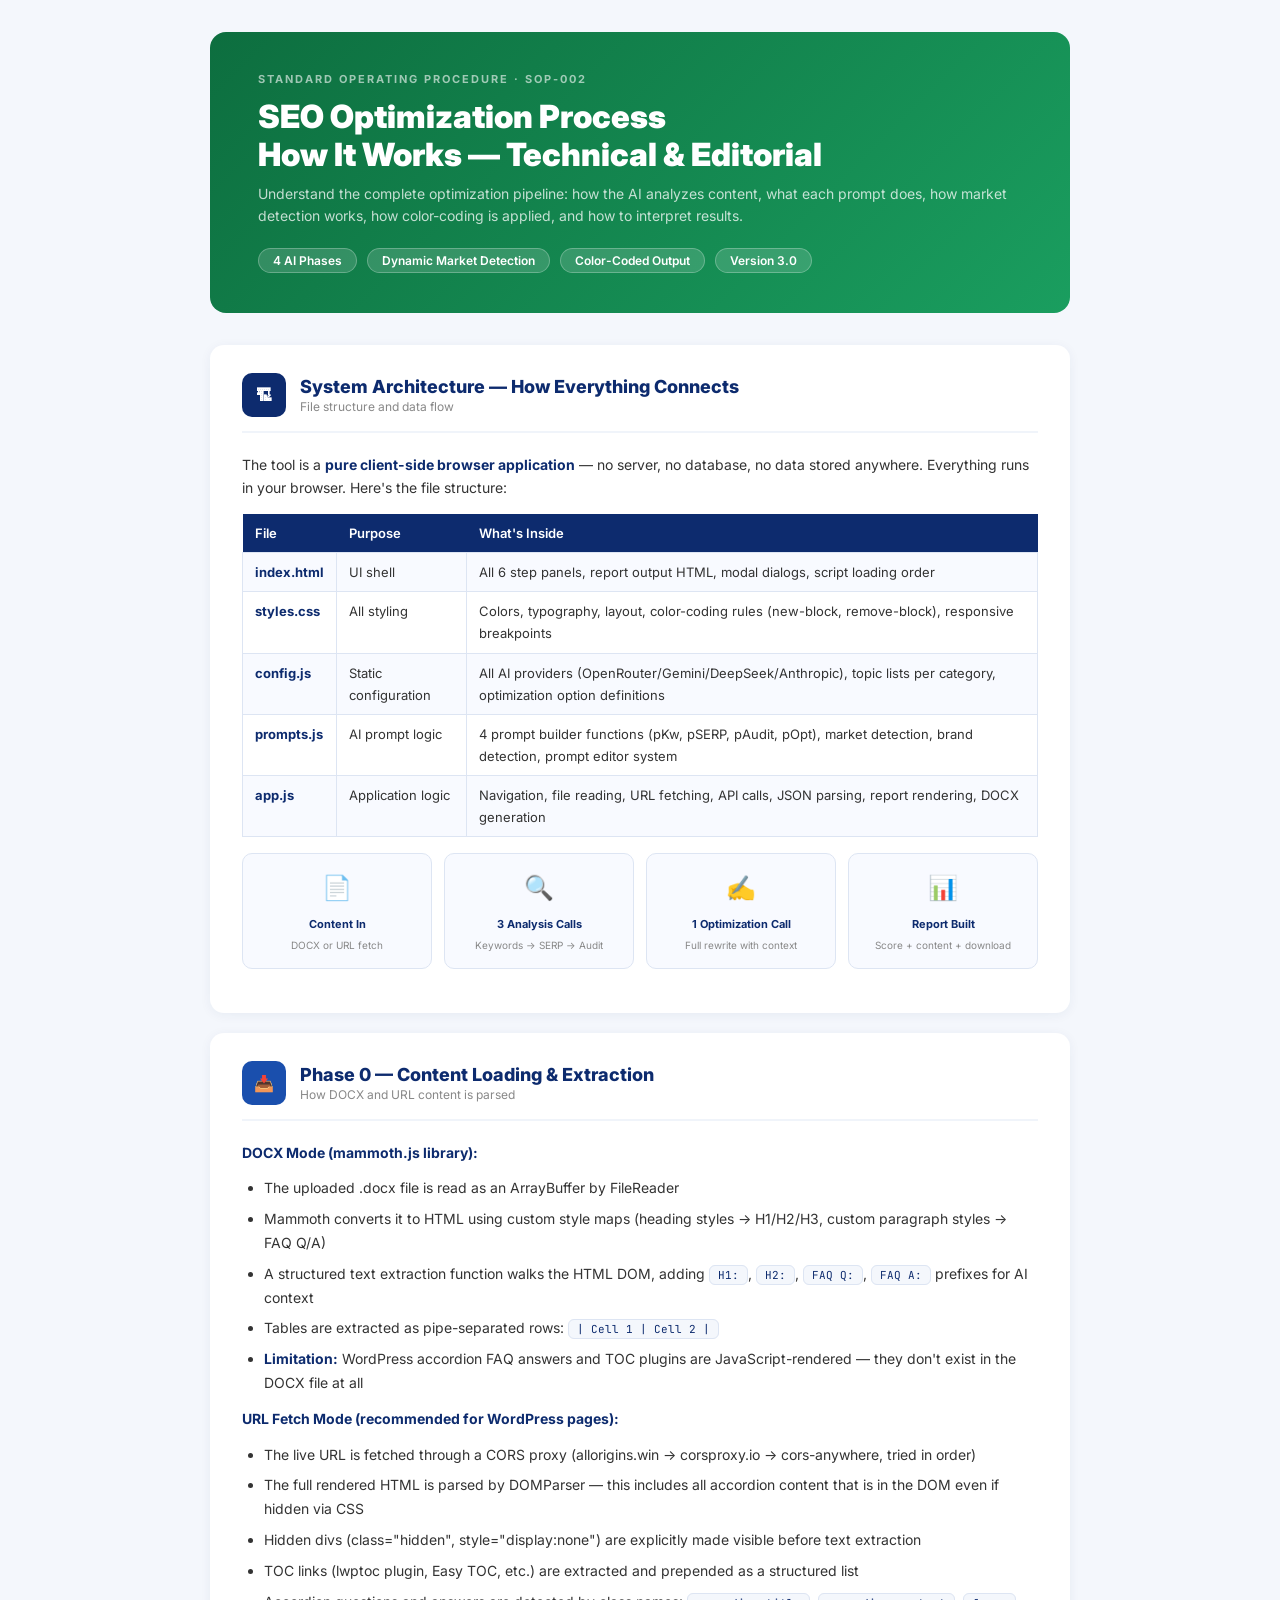
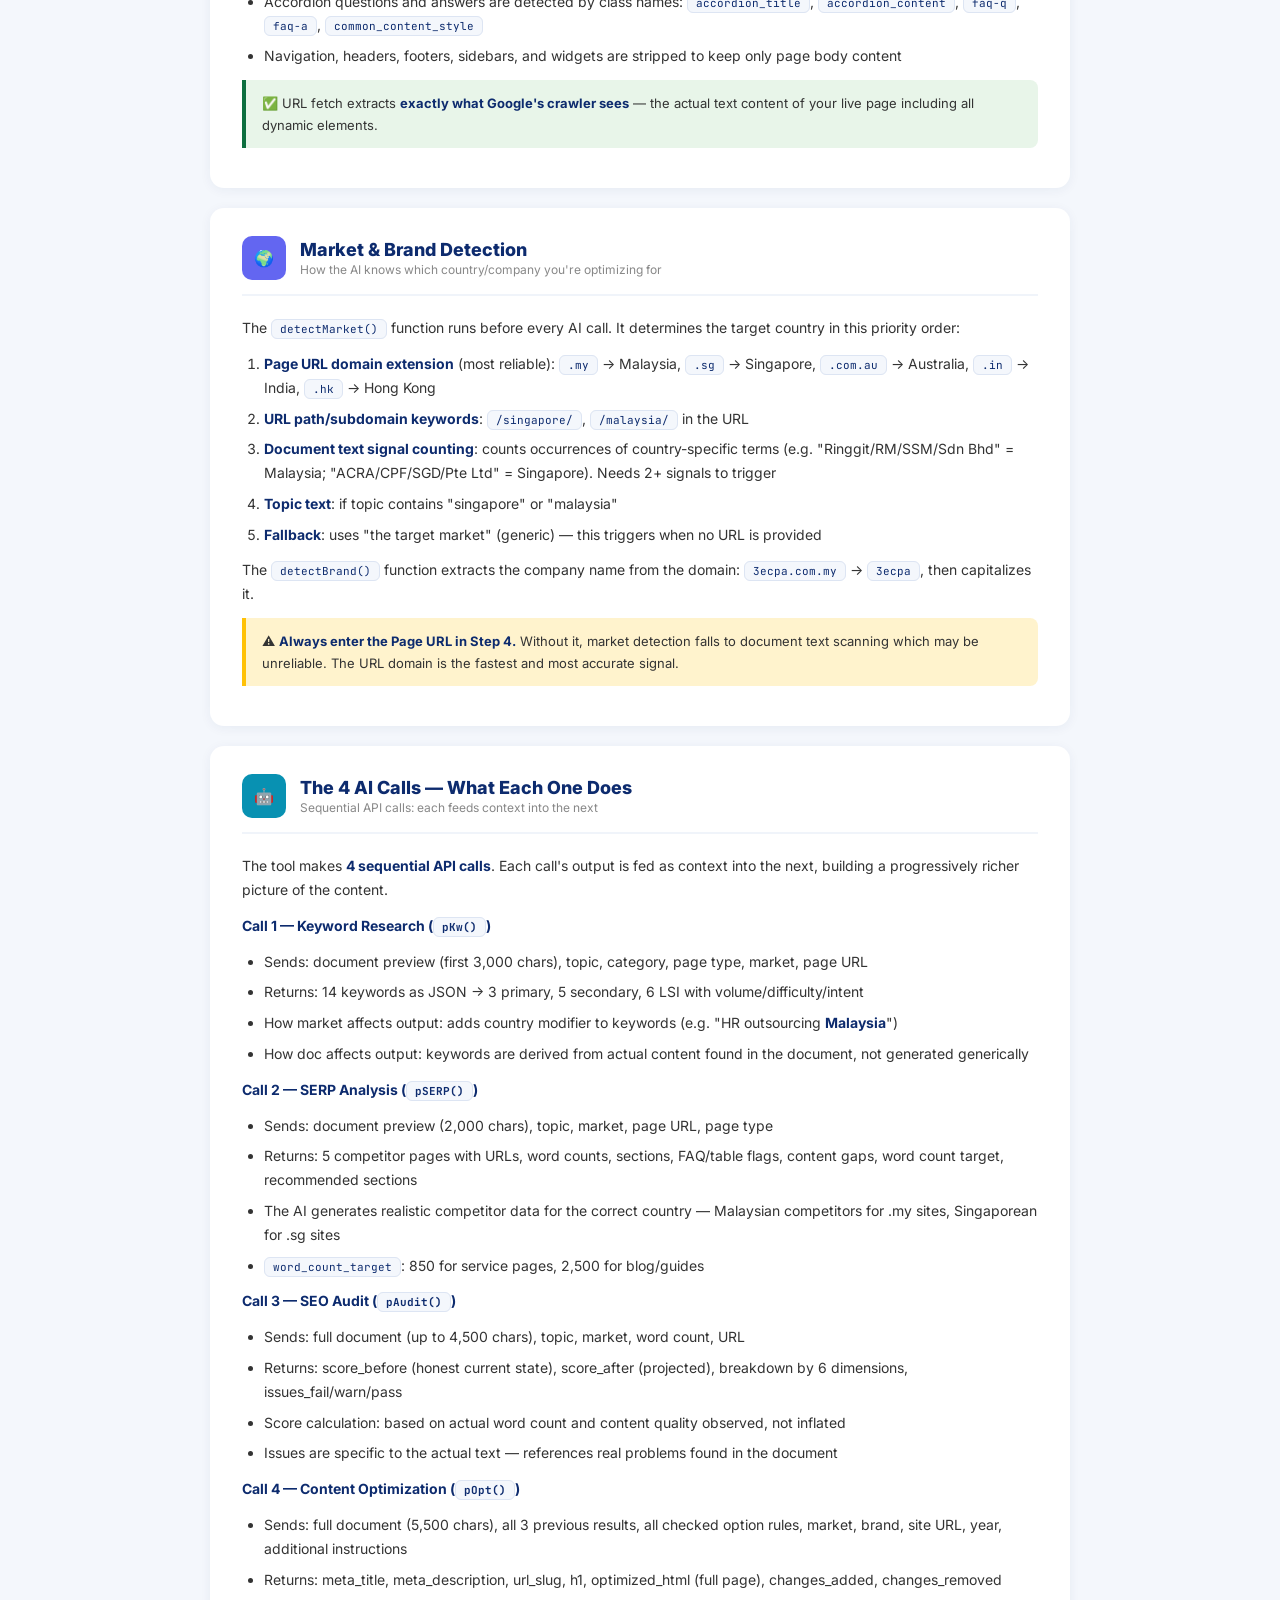
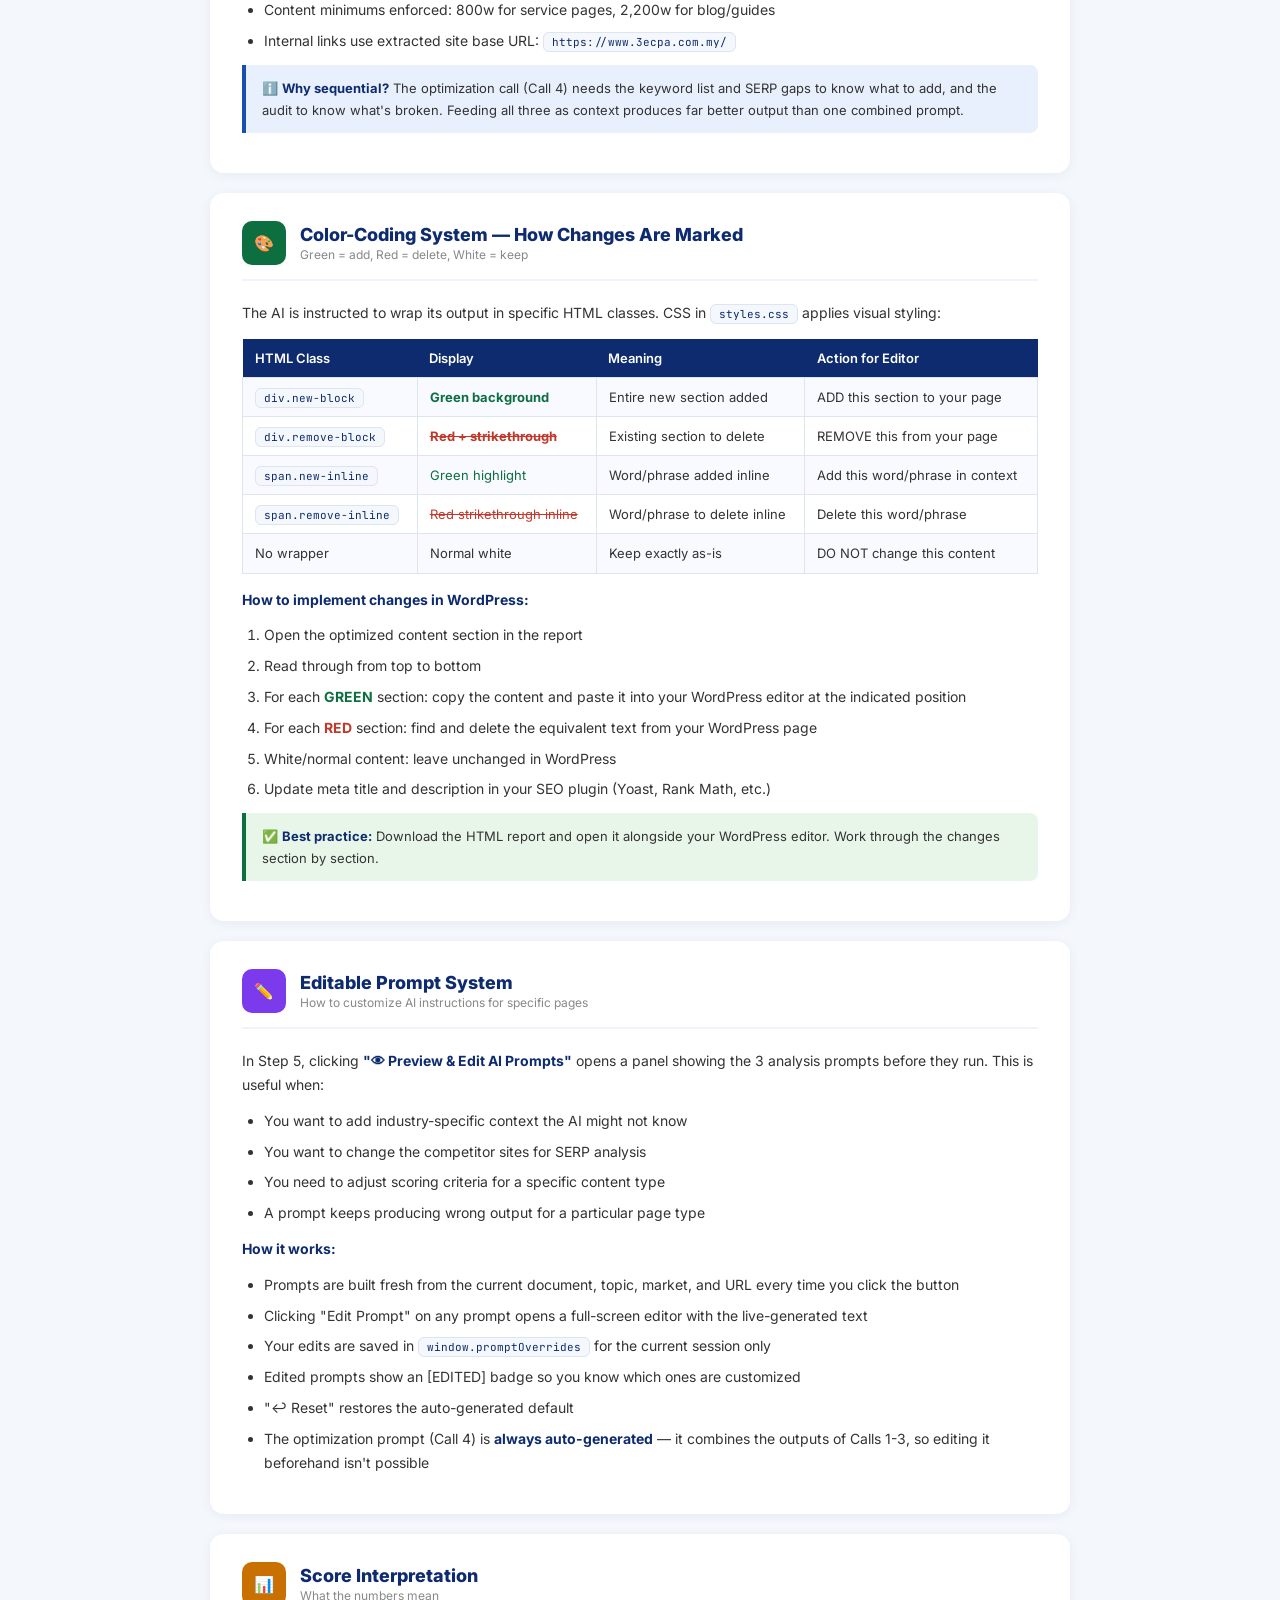
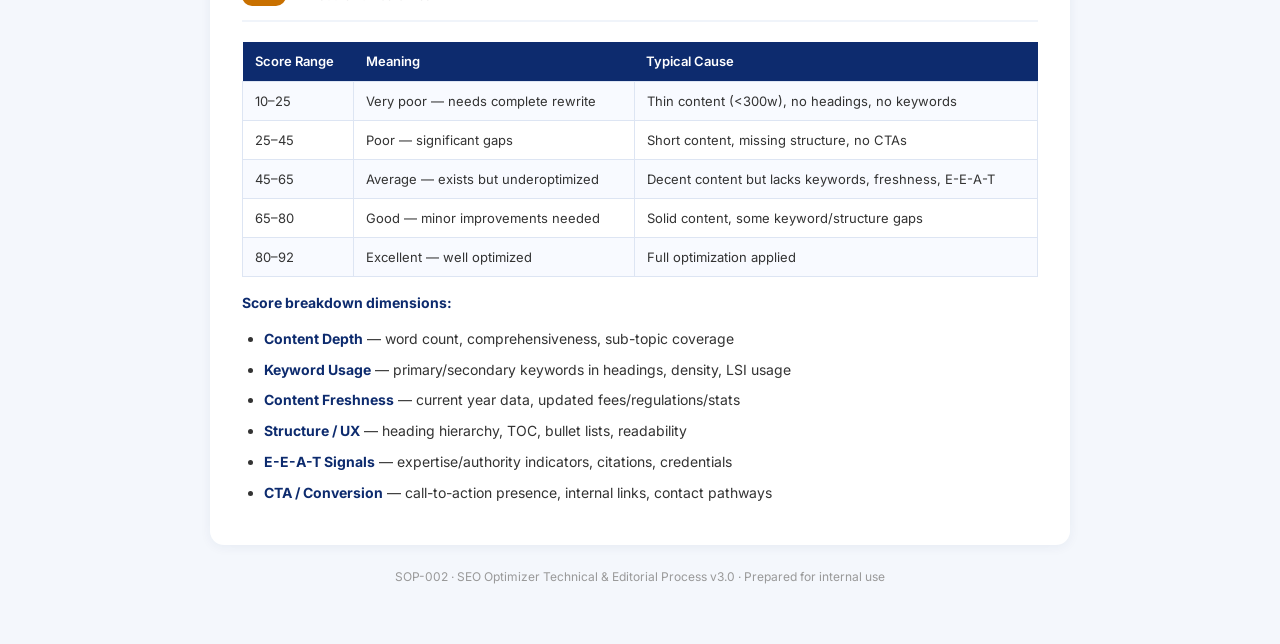
<file: SOP.html>
<!DOCTYPE html>
<html lang="en">
<head>
<meta charset="UTF-8">
<meta name="viewport" content="width=device-width,initial-scale=1.0">
<title>SOP 2 — SEO Optimization Process Explained</title>
<style>
  @import url('https://fonts.googleapis.com/css2?family=Inter:wght@300;400;500;600;700&family=JetBrains+Mono:wght@400;500&display=swap');
  *{box-sizing:border-box;margin:0;padding:0;}
  body{font-family:'Inter',sans-serif;background:#f4f7fc;color:#1a1a1a;padding:32px 20px 60px;}
  .page{max-width:860px;margin:0 auto;}
  .cover{background:linear-gradient(135deg,#0d6e3f 0%,#1a9e5f 100%);border-radius:16px;padding:40px 48px;margin-bottom:32px;color:#fff;}
  .cover-tag{font-size:11px;font-weight:700;letter-spacing:2px;text-transform:uppercase;opacity:.6;margin-bottom:12px;}
  .cover-title{font-size:32px;font-weight:900;line-height:1.2;margin-bottom:8px;}
  .cover-sub{font-size:14px;opacity:.75;line-height:1.6;}
  .cover-badges{display:flex;gap:10px;flex-wrap:wrap;margin-top:20px;}
  .cover-badge{background:rgba(255,255,255,.15);border:1px solid rgba(255,255,255,.25);border-radius:99px;padding:4px 14px;font-size:12px;font-weight:600;}
  .section{background:#fff;border-radius:14px;padding:28px 32px;margin-bottom:20px;box-shadow:0 2px 12px rgba(13,43,110,.06);}
  .section-header{display:flex;align-items:center;gap:14px;margin-bottom:20px;padding-bottom:14px;border-bottom:2px solid #f0f4fa;}
  .phase-num{width:44px;height:44px;border-radius:10px;display:flex;align-items:center;justify-content:center;font-weight:900;font-size:16px;flex-shrink:0;color:#fff;}
  .phase-title{font-size:18px;font-weight:800;color:#0d2b6e;}
  .phase-sub{font-size:12px;color:#888;margin-top:2px;}
  .body{line-height:1.7;font-size:14px;color:#333;}
  .body p{margin-bottom:12px;}
  .body ul,.body ol{padding-left:22px;margin-bottom:12px;}
  .body li{margin-bottom:7px;}
  .body strong{color:#0d2b6e;}
  .tip{background:#e8f5e9;border-left:4px solid #0d6e3f;border-radius:0 8px 8px 0;padding:12px 16px;margin:12px 0;font-size:13px;}
  .info{background:#e8f0fd;border-left:4px solid #1a4fad;border-radius:0 8px 8px 0;padding:12px 16px;margin:12px 0;font-size:13px;}
  .warn{background:#fff3cd;border-left:4px solid #ffc107;border-radius:0 8px 8px 0;padding:12px 16px;margin:12px 0;font-size:13px;}
  .code{background:#f4f7fc;border:1px solid #dde5f3;border-radius:6px;padding:2px 8px;font-family:'JetBrains Mono',monospace;font-size:11px;color:#0d2b6e;}
  table{width:100%;border-collapse:collapse;font-size:13px;margin:14px 0;}
  th{background:#0d2b6e;color:#fff;padding:8px 12px;text-align:left;font-weight:600;}
  td{border:1px solid #dde5f3;padding:8px 12px;vertical-align:top;}
  tr:nth-child(even) td{background:#f8faff;}
  .phase-flow{display:grid;grid-template-columns:repeat(4,1fr);gap:12px;margin:16px 0;}
  .phase-box{background:#f8faff;border:1.5px solid #dde5f3;border-radius:10px;padding:14px;text-align:center;}
  .phase-box .ico{font-size:24px;margin-bottom:6px;}
  .phase-box .lbl{font-size:11px;font-weight:700;color:#0d2b6e;}
  .phase-box .desc{font-size:10px;color:#888;margin-top:3px;}
  .prompt-box{background:#1a1a2e;border-radius:10px;padding:16px 20px;margin:14px 0;font-family:'JetBrains Mono',monospace;font-size:11px;color:#a8c7fa;line-height:1.7;}
  .prompt-box .comment{color:#5c7a3e;}
  .prompt-box .key{color:#79c7e3;}
  .prompt-box .val{color:#f8d56e;}
  .arch-table td:first-child{font-weight:700;color:#0d2b6e;white-space:nowrap;}
  @media(max-width:600px){.phase-flow{grid-template-columns:1fr 1fr;}.cover{padding:24px;}.section{padding:20px;}}
</style>
</head>
<body>
<div class="page">

  <div class="cover">
    <div class="cover-tag">Standard Operating Procedure · SOP-002</div>
    <div class="cover-title">SEO Optimization Process<br>How It Works — Technical & Editorial</div>
    <div class="cover-sub">Understand the complete optimization pipeline: how the AI analyzes content, what each prompt does, how market detection works, how color-coding is applied, and how to interpret results.</div>
    <div class="cover-badges">
      <span class="cover-badge">4 AI Phases</span>
      <span class="cover-badge">Dynamic Market Detection</span>
      <span class="cover-badge">Color-Coded Output</span>
      <span class="cover-badge">Version 3.0</span>
    </div>
  </div>

  <!-- ARCHITECTURE -->
  <div class="section">
    <div class="section-header">
      <div class="phase-num" style="background:#0d2b6e;">🏗</div>
      <div><div class="phase-title">System Architecture — How Everything Connects</div><div class="phase-sub">File structure and data flow</div></div>
    </div>
    <div class="body">
      <p>The tool is a <strong>pure client-side browser application</strong> — no server, no database, no data stored anywhere. Everything runs in your browser. Here's the file structure:</p>
      <table class="arch-table">
        <tr><th>File</th><th>Purpose</th><th>What's Inside</th></tr>
        <tr><td>index.html</td><td>UI shell</td><td>All 6 step panels, report output HTML, modal dialogs, script loading order</td></tr>
        <tr><td>styles.css</td><td>All styling</td><td>Colors, typography, layout, color-coding rules (new-block, remove-block), responsive breakpoints</td></tr>
        <tr><td>config.js</td><td>Static configuration</td><td>All AI providers (OpenRouter/Gemini/DeepSeek/Anthropic), topic lists per category, optimization option definitions</td></tr>
        <tr><td>prompts.js</td><td>AI prompt logic</td><td>4 prompt builder functions (pKw, pSERP, pAudit, pOpt), market detection, brand detection, prompt editor system</td></tr>
        <tr><td>app.js</td><td>Application logic</td><td>Navigation, file reading, URL fetching, API calls, JSON parsing, report rendering, DOCX generation</td></tr>
      </table>
      <div class="phase-flow">
        <div class="phase-box"><div class="ico">📄</div><div class="lbl">Content In</div><div class="desc">DOCX or URL fetch</div></div>
        <div class="phase-box"><div class="ico">🔍</div><div class="lbl">3 Analysis Calls</div><div class="desc">Keywords → SERP → Audit</div></div>
        <div class="phase-box"><div class="ico">✍️</div><div class="lbl">1 Optimization Call</div><div class="desc">Full rewrite with context</div></div>
        <div class="phase-box"><div class="ico">📊</div><div class="lbl">Report Built</div><div class="desc">Score + content + download</div></div>
      </div>
    </div>
  </div>

  <!-- CONTENT LOADING -->
  <div class="section">
    <div class="section-header">
      <div class="phase-num" style="background:#1a4fad;">📥</div>
      <div><div class="phase-title">Phase 0 — Content Loading & Extraction</div><div class="phase-sub">How DOCX and URL content is parsed</div></div>
    </div>
    <div class="body">
      <p><strong>DOCX Mode (mammoth.js library):</strong></p>
      <ul>
        <li>The uploaded .docx file is read as an ArrayBuffer by FileReader</li>
        <li>Mammoth converts it to HTML using custom style maps (heading styles → H1/H2/H3, custom paragraph styles → FAQ Q/A)</li>
        <li>A structured text extraction function walks the HTML DOM, adding <code class="code">H1:</code>, <code class="code">H2:</code>, <code class="code">FAQ Q:</code>, <code class="code">FAQ A:</code> prefixes for AI context</li>
        <li>Tables are extracted as pipe-separated rows: <code class="code">| Cell 1 | Cell 2 |</code></li>
        <li><strong>Limitation:</strong> WordPress accordion FAQ answers and TOC plugins are JavaScript-rendered — they don't exist in the DOCX file at all</li>
      </ul>
      <p><strong>URL Fetch Mode (recommended for WordPress pages):</strong></p>
      <ul>
        <li>The live URL is fetched through a CORS proxy (allorigins.win → corsproxy.io → cors-anywhere, tried in order)</li>
        <li>The full rendered HTML is parsed by DOMParser — this includes all accordion content that is in the DOM even if hidden via CSS</li>
        <li>Hidden divs (class="hidden", style="display:none") are explicitly made visible before text extraction</li>
        <li>TOC links (lwptoc plugin, Easy TOC, etc.) are extracted and prepended as a structured list</li>
        <li>Accordion questions and answers are detected by class names: <code class="code">accordion_title</code>, <code class="code">accordion_content</code>, <code class="code">faq-q</code>, <code class="code">faq-a</code>, <code class="code">common_content_style</code></li>
        <li>Navigation, headers, footers, sidebars, and widgets are stripped to keep only page body content</li>
      </ul>
      <div class="tip">✅ URL fetch extracts <strong>exactly what Google's crawler sees</strong> — the actual text content of your live page including all dynamic elements.</div>
    </div>
  </div>

  <!-- MARKET DETECTION -->
  <div class="section">
    <div class="section-header">
      <div class="phase-num" style="background:#6366f1;">🌍</div>
      <div><div class="phase-title">Market & Brand Detection</div><div class="phase-sub">How the AI knows which country/company you're optimizing for</div></div>
    </div>
    <div class="body">
      <p>The <code class="code">detectMarket()</code> function runs before every AI call. It determines the target country in this priority order:</p>
      <ol>
        <li><strong>Page URL domain extension</strong> (most reliable): <code class="code">.my</code> → Malaysia, <code class="code">.sg</code> → Singapore, <code class="code">.com.au</code> → Australia, <code class="code">.in</code> → India, <code class="code">.hk</code> → Hong Kong</li>
        <li><strong>URL path/subdomain keywords</strong>: <code class="code">/singapore/</code>, <code class="code">/malaysia/</code> in the URL</li>
        <li><strong>Document text signal counting</strong>: counts occurrences of country-specific terms (e.g. "Ringgit/RM/SSM/Sdn Bhd" = Malaysia; "ACRA/CPF/SGD/Pte Ltd" = Singapore). Needs 2+ signals to trigger</li>
        <li><strong>Topic text</strong>: if topic contains "singapore" or "malaysia"</li>
        <li><strong>Fallback</strong>: uses "the target market" (generic) — this triggers when no URL is provided</li>
      </ol>
      <p>The <code class="code">detectBrand()</code> function extracts the company name from the domain: <code class="code">3ecpa.com.my</code> → <code class="code">3ecpa</code>, then capitalizes it.</p>
      <div class="warn">⚠️ <strong>Always enter the Page URL in Step 4.</strong> Without it, market detection falls to document text scanning which may be unreliable. The URL domain is the fastest and most accurate signal.</div>
    </div>
  </div>

  <!-- 4 AI PHASES -->
  <div class="section">
    <div class="section-header">
      <div class="phase-num" style="background:#0891b2;">🤖</div>
      <div><div class="phase-title">The 4 AI Calls — What Each One Does</div><div class="phase-sub">Sequential API calls: each feeds context into the next</div></div>
    </div>
    <div class="body">
      <p>The tool makes <strong>4 sequential API calls</strong>. Each call's output is fed as context into the next, building a progressively richer picture of the content.</p>

      <p><strong>Call 1 — Keyword Research (<code class="code">pKw()</code>)</strong></p>
      <ul>
        <li>Sends: document preview (first 3,000 chars), topic, category, page type, market, page URL</li>
        <li>Returns: 14 keywords as JSON → 3 primary, 5 secondary, 6 LSI with volume/difficulty/intent</li>
        <li>How market affects output: adds country modifier to keywords (e.g. "HR outsourcing <strong>Malaysia</strong>")</li>
        <li>How doc affects output: keywords are derived from actual content found in the document, not generated generically</li>
      </ul>

      <p><strong>Call 2 — SERP Analysis (<code class="code">pSERP()</code>)</strong></p>
      <ul>
        <li>Sends: document preview (2,000 chars), topic, market, page URL, page type</li>
        <li>Returns: 5 competitor pages with URLs, word counts, sections, FAQ/table flags, content gaps, word count target, recommended sections</li>
        <li>The AI generates realistic competitor data for the correct country — Malaysian competitors for .my sites, Singaporean for .sg sites</li>
        <li><code class="code">word_count_target</code>: 850 for service pages, 2,500 for blog/guides</li>
      </ul>

      <p><strong>Call 3 — SEO Audit (<code class="code">pAudit()</code>)</strong></p>
      <ul>
        <li>Sends: full document (up to 4,500 chars), topic, market, word count, URL</li>
        <li>Returns: score_before (honest current state), score_after (projected), breakdown by 6 dimensions, issues_fail/warn/pass</li>
        <li>Score calculation: based on actual word count and content quality observed, not inflated</li>
        <li>Issues are specific to the actual text — references real problems found in the document</li>
      </ul>

      <p><strong>Call 4 — Content Optimization (<code class="code">pOpt()</code>)</strong></p>
      <ul>
        <li>Sends: full document (5,500 chars), all 3 previous results, all checked option rules, market, brand, site URL, year, additional instructions</li>
        <li>Returns: meta_title, meta_description, url_slug, h1, optimized_html (full page), changes_added, changes_removed</li>
        <li>Content minimums enforced: 800w for service pages, 2,200w for blog/guides</li>
        <li>Internal links use extracted site base URL: <code class="code">https://www.3ecpa.com.my/</code></li>
      </ul>
      <div class="info">ℹ️ <strong>Why sequential?</strong> The optimization call (Call 4) needs the keyword list and SERP gaps to know what to add, and the audit to know what's broken. Feeding all three as context produces far better output than one combined prompt.</div>
    </div>
  </div>

  <!-- COLOR CODING -->
  <div class="section">
    <div class="section-header">
      <div class="phase-num" style="background:#0d6e3f;">🎨</div>
      <div><div class="phase-title">Color-Coding System — How Changes Are Marked</div><div class="phase-sub">Green = add, Red = delete, White = keep</div></div>
    </div>
    <div class="body">
      <p>The AI is instructed to wrap its output in specific HTML classes. CSS in <code class="code">styles.css</code> applies visual styling:</p>
      <table>
        <tr><th>HTML Class</th><th>Display</th><th>Meaning</th><th>Action for Editor</th></tr>
        <tr><td><code class="code">div.new-block</code></td><td style="color:#0d6e3f;font-weight:700;">Green background</td><td>Entire new section added</td><td>ADD this section to your page</td></tr>
        <tr><td><code class="code">div.remove-block</code></td><td style="color:#c0392b;font-weight:700;text-decoration:line-through;">Red + strikethrough</td><td>Existing section to delete</td><td>REMOVE this from your page</td></tr>
        <tr><td><code class="code">span.new-inline</code></td><td style="color:#0d6e3f;">Green highlight</td><td>Word/phrase added inline</td><td>Add this word/phrase in context</td></tr>
        <tr><td><code class="code">span.remove-inline</code></td><td style="color:#c0392b;text-decoration:line-through;">Red strikethrough inline</td><td>Word/phrase to delete inline</td><td>Delete this word/phrase</td></tr>
        <tr><td>No wrapper</td><td>Normal white</td><td>Keep exactly as-is</td><td>DO NOT change this content</td></tr>
      </table>
      <p><strong>How to implement changes in WordPress:</strong></p>
      <ol>
        <li>Open the optimized content section in the report</li>
        <li>Read through from top to bottom</li>
        <li>For each <strong style="color:#0d6e3f;">GREEN</strong> section: copy the content and paste it into your WordPress editor at the indicated position</li>
        <li>For each <strong style="color:#c0392b;">RED</strong> section: find and delete the equivalent text from your WordPress page</li>
        <li>White/normal content: leave unchanged in WordPress</li>
        <li>Update meta title and description in your SEO plugin (Yoast, Rank Math, etc.)</li>
      </ol>
      <div class="tip">✅ <strong>Best practice:</strong> Download the HTML report and open it alongside your WordPress editor. Work through the changes section by section.</div>
    </div>
  </div>

  <!-- PROMPT SYSTEM -->
  <div class="section">
    <div class="section-header">
      <div class="phase-num" style="background:#7c3aed;">✏️</div>
      <div><div class="phase-title">Editable Prompt System</div><div class="phase-sub">How to customize AI instructions for specific pages</div></div>
    </div>
    <div class="body">
      <p>In Step 5, clicking <strong>"👁 Preview & Edit AI Prompts"</strong> opens a panel showing the 3 analysis prompts before they run. This is useful when:</p>
      <ul>
        <li>You want to add industry-specific context the AI might not know</li>
        <li>You want to change the competitor sites for SERP analysis</li>
        <li>You need to adjust scoring criteria for a specific content type</li>
        <li>A prompt keeps producing wrong output for a particular page type</li>
      </ul>
      <p><strong>How it works:</strong></p>
      <ul>
        <li>Prompts are built fresh from the current document, topic, market, and URL every time you click the button</li>
        <li>Clicking "Edit Prompt" on any prompt opens a full-screen editor with the live-generated text</li>
        <li>Your edits are saved in <code class="code">window.promptOverrides</code> for the current session only</li>
        <li>Edited prompts show an [EDITED] badge so you know which ones are customized</li>
        <li>"↩ Reset" restores the auto-generated default</li>
        <li>The optimization prompt (Call 4) is <strong>always auto-generated</strong> — it combines the outputs of Calls 1-3, so editing it beforehand isn't possible</li>
      </ul>
    </div>
  </div>

  <!-- OUTPUT INTERPRETATION -->
  <div class="section">
    <div class="section-header">
      <div class="phase-num" style="background:#c87000;">📊</div>
      <div><div class="phase-title">Score Interpretation</div><div class="phase-sub">What the numbers mean</div></div>
    </div>
    <div class="body">
      <table>
        <tr><th>Score Range</th><th>Meaning</th><th>Typical Cause</th></tr>
        <tr><td>10–25</td><td>Very poor — needs complete rewrite</td><td>Thin content (&lt;300w), no headings, no keywords</td></tr>
        <tr><td>25–45</td><td>Poor — significant gaps</td><td>Short content, missing structure, no CTAs</td></tr>
        <tr><td>45–65</td><td>Average — exists but underoptimized</td><td>Decent content but lacks keywords, freshness, E-E-A-T</td></tr>
        <tr><td>65–80</td><td>Good — minor improvements needed</td><td>Solid content, some keyword/structure gaps</td></tr>
        <tr><td>80–92</td><td>Excellent — well optimized</td><td>Full optimization applied</td></tr>
      </table>
      <p><strong>Score breakdown dimensions:</strong></p>
      <ul>
        <li><strong>Content Depth</strong> — word count, comprehensiveness, sub-topic coverage</li>
        <li><strong>Keyword Usage</strong> — primary/secondary keywords in headings, density, LSI usage</li>
        <li><strong>Content Freshness</strong> — current year data, updated fees/regulations/stats</li>
        <li><strong>Structure / UX</strong> — heading hierarchy, TOC, bullet lists, readability</li>
        <li><strong>E-E-A-T Signals</strong> — expertise/authority indicators, citations, credentials</li>
        <li><strong>CTA / Conversion</strong> — call-to-action presence, internal links, contact pathways</li>
      </ul>
    </div>
  </div>

  <div style="text-align:center;color:#999;font-size:12px;margin-top:24px;">SOP-002 · SEO Optimizer Technical & Editorial Process v3.0 · Prepared for internal use</div>
</div>
</body>
</html>
</file>
